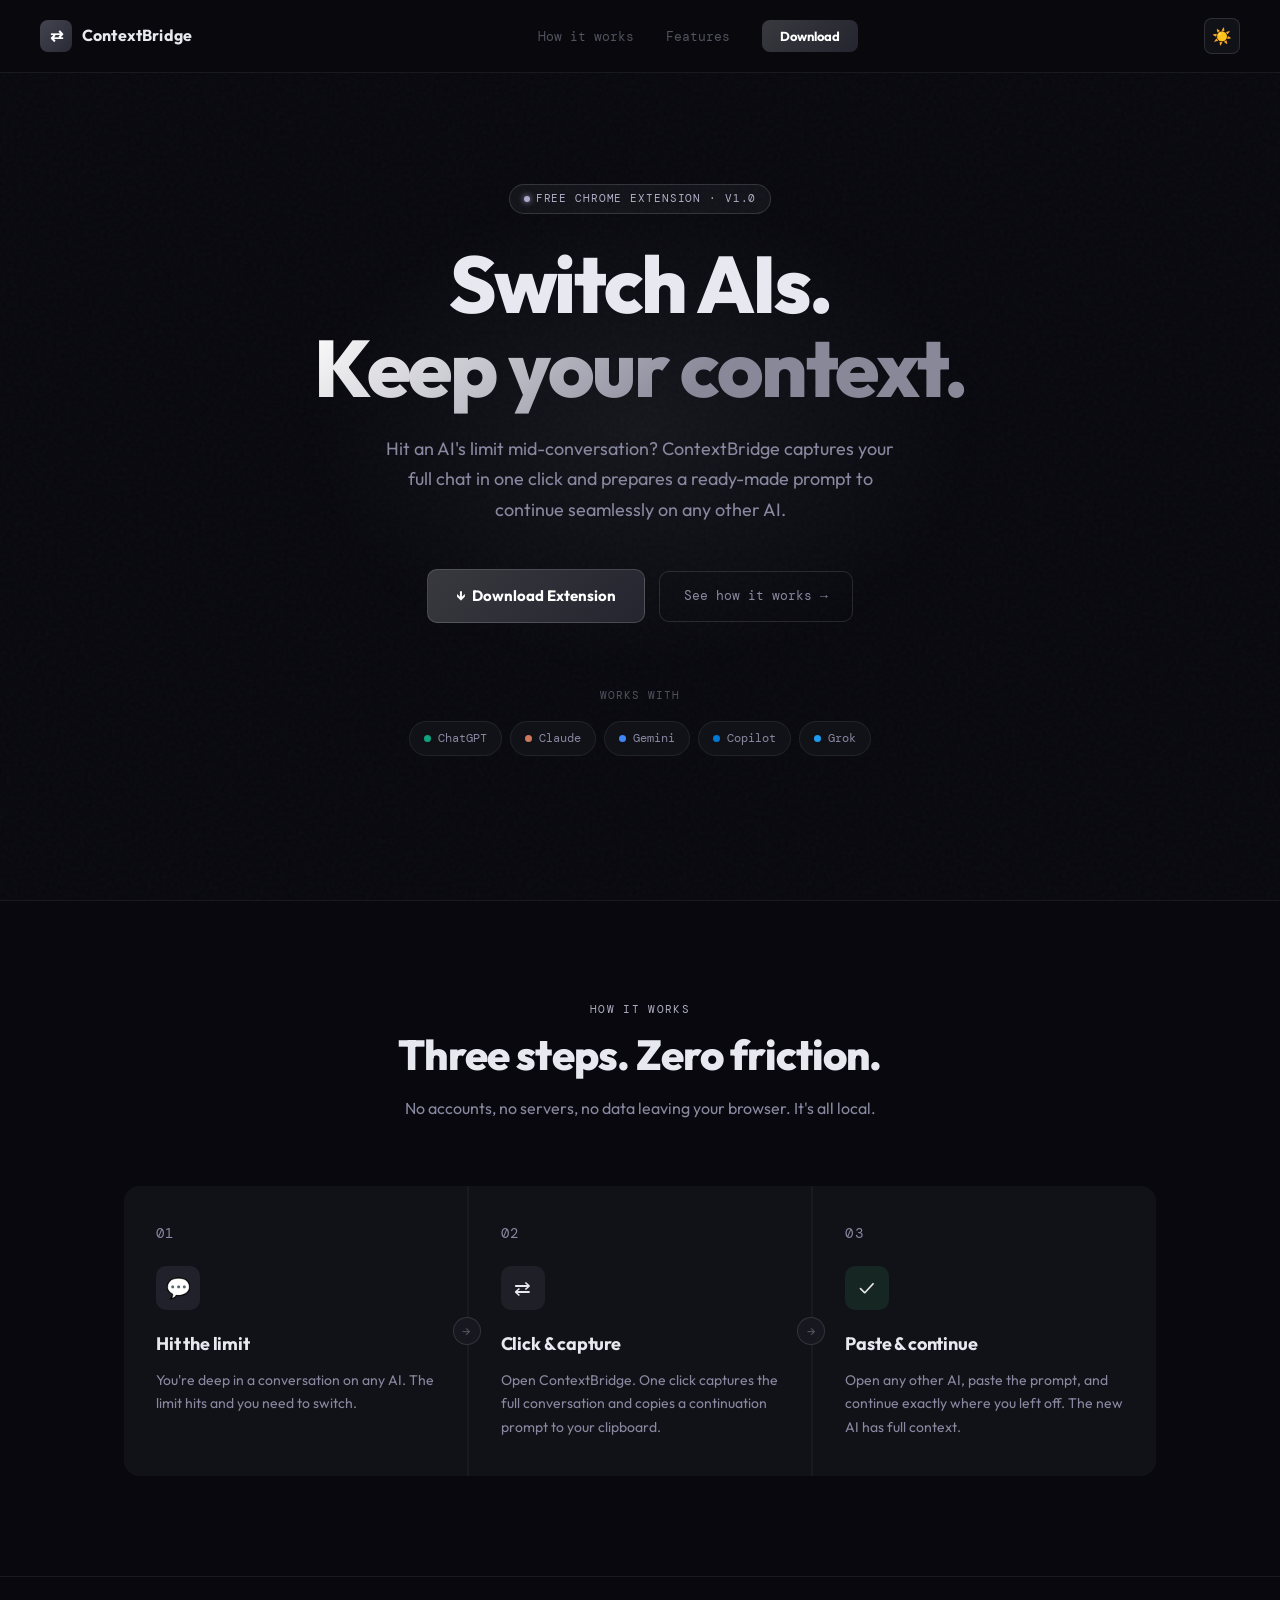
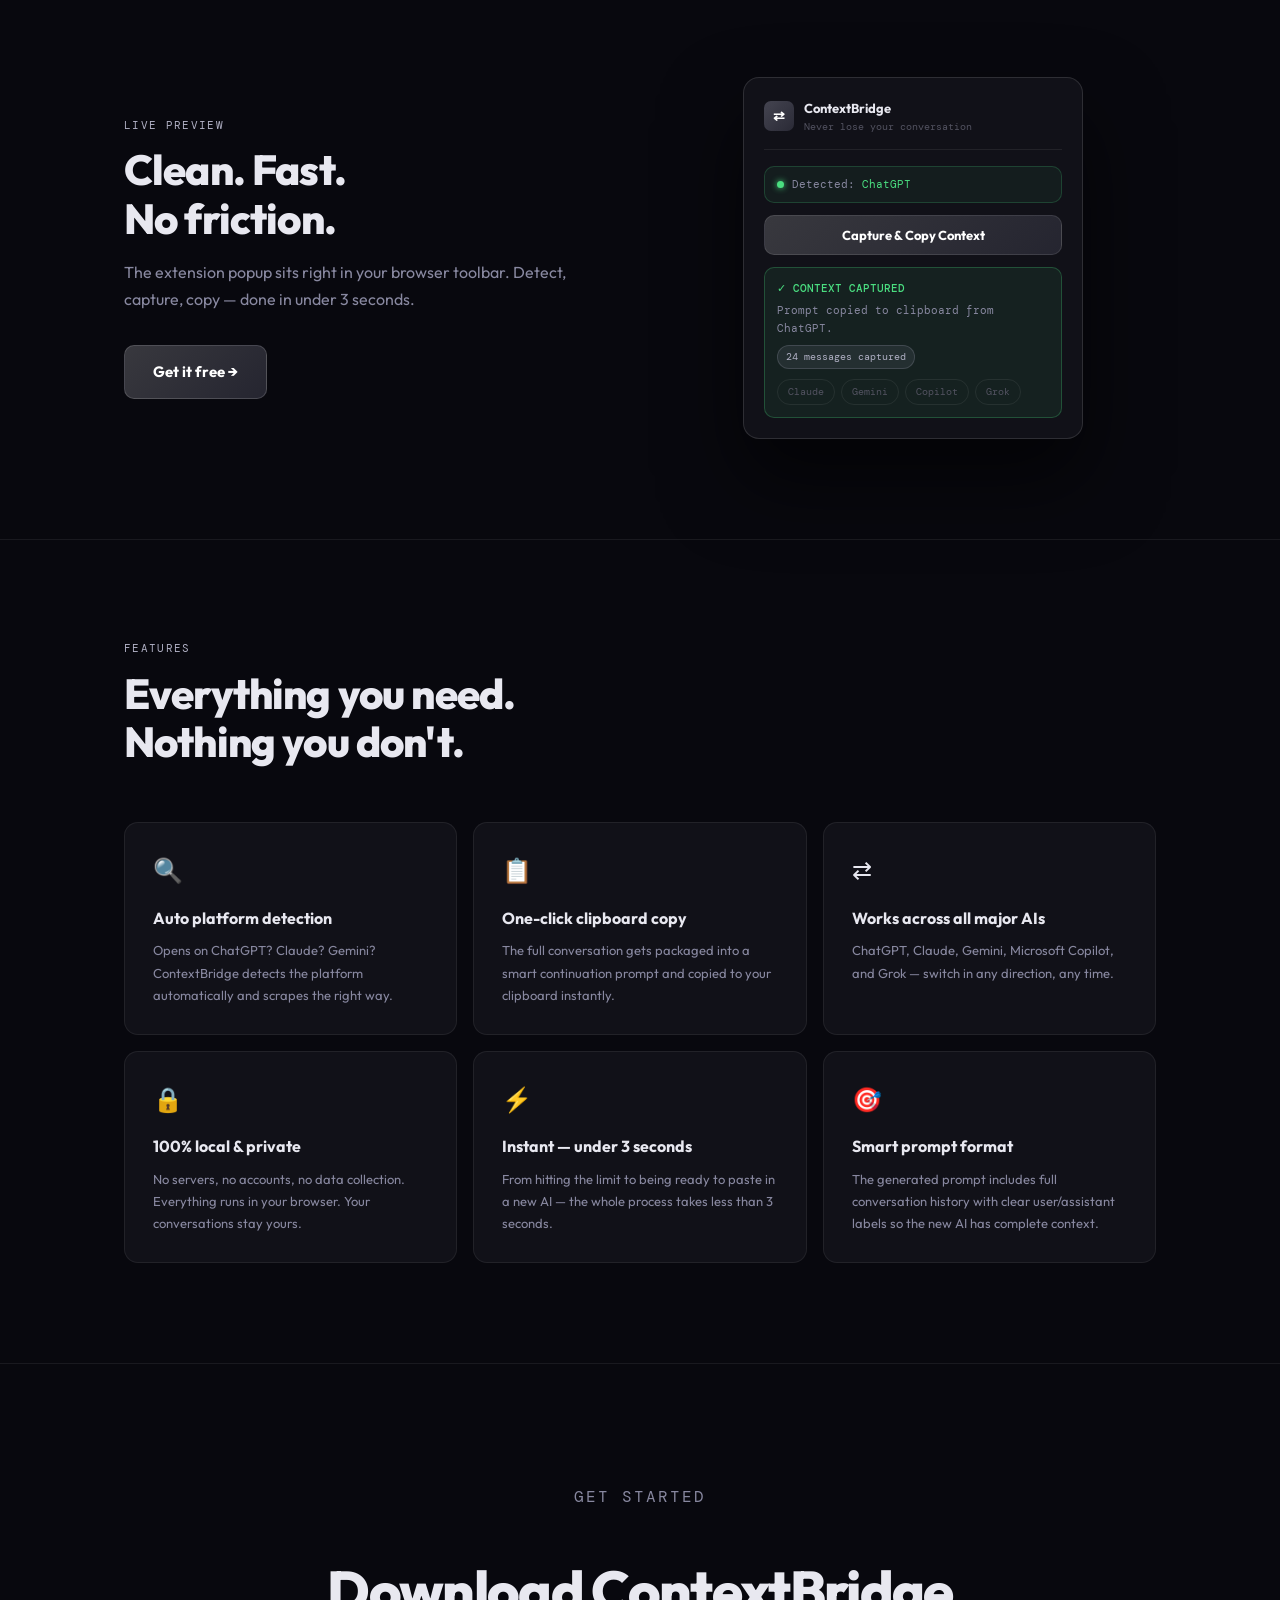
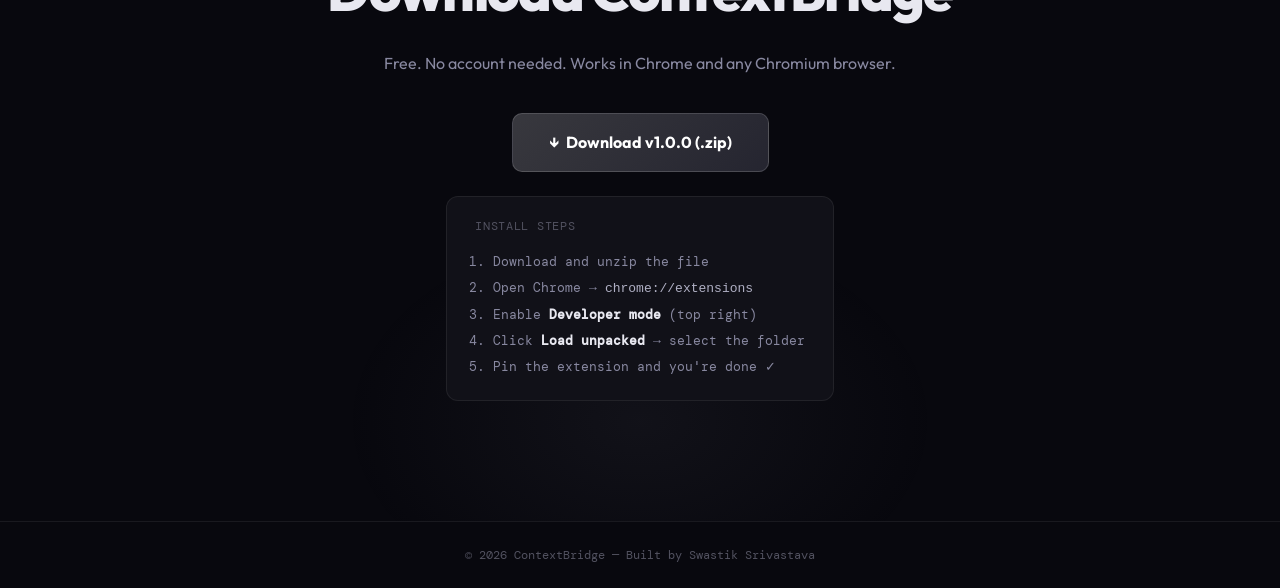
<file: content/LandingPage/index.html>
<!DOCTYPE html>
<html lang="en">
<head>
  <meta charset="UTF-8" />
  <meta name="viewport" content="width=device-width, initial-scale=1.0" />
  <title>ContextBridge — Never Lose Your AI Conversation</title>
  <meta name="description" content="Switch between ChatGPT, Claude, Gemini, Copilot and Grok without losing context. One click to capture, one paste to continue." />
  <link rel="preconnect" href="https://fonts.googleapis.com" />
  <link href="https://fonts.googleapis.com/css2?family=Outfit:wght@400;500;600;700;800&family=DM+Mono:wght@400;500&display=swap" rel="stylesheet" />
  <style>
    *, *::before, *::after { box-sizing: border-box; margin: 0; padding: 0; }

    :root {
      --bg: #08080e;
      --surface: #111118;
      --surface2: #17171f;
      --border: rgba(255,255,255,0.07);
      --border2: rgba(255,255,255,0.12);
      --accent: #c8c8d4;
      --accent2: #888899;
      --text: #e8e8f0;
      --muted: #525260;
      --muted2: #8888a0;
    }

    :root.light {
      --bg: #f4f4f6;
      --surface: #ffffff;
      --surface2: #ebebef;
      --border: rgba(0,0,0,0.08);
      --border2: rgba(0,0,0,0.14);
      --accent: #444458;
      --accent2: #666678;
      --text: #111118;
      --muted: #888898;
      --muted2: #555568;
    }

    html { scroll-behavior: smooth; }

    body {
      background: var(--bg);
      color: var(--text);
      font-family: 'Outfit', sans-serif;
      line-height: 1.6;
      overflow-x: hidden;
    }

    body::before {
      content: '';
      position: fixed;
      inset: 0;
      background-image: url("data:image/svg+xml,%3Csvg viewBox='0 0 256 256' xmlns='http://www.w3.org/2000/svg'%3E%3Cfilter id='noise'%3E%3CfeTurbulence type='fractalNoise' baseFrequency='0.9' numOctaves='4' stitchTiles='stitch'/%3E%3C/filter%3E%3Crect width='100%25' height='100%25' filter='url(%23noise)' opacity='0.03'/%3E%3C/svg%3E");
      pointer-events: none;
      z-index: 0;
    }

    nav {
      position: fixed;
      top: 0; left: 0; right: 0;
      z-index: 100;
      padding: 18px 40px;
      display: flex;
      align-items: center;
      justify-content: space-between;
      border-bottom: 1px solid var(--border);
      background: rgba(10,10,14,0.92);
      backdrop-filter: blur(16px);
    }

    .nav-logo {
      display: flex;
      align-items: center;
      gap: 10px;
      text-decoration: none;
    }

    .nav-logo-icon {
      width: 32px; height: 32px;
      background: linear-gradient(135deg, #444450, #2a2a36);
      border-radius: 8px;
      display: flex; align-items: center; justify-content: center;
      font-size: 16px;
      color: #fff;
      font-weight: 800;
    }

    .nav-logo span {
      font-size: 16px;
      font-weight: 700;
      color: var(--text);
      letter-spacing: 0.01em;
    }

    .nav-links {
      display: flex;
      align-items: center;
      gap: 32px;
      list-style: none;
    }

    .nav-links a {
      font-size: 13px;
      color: var(--muted);
      text-decoration: none;
      font-family: 'DM Mono', monospace;
      transition: color 0.2s;
    }

    .nav-links a:hover { color: var(--text); }

    .nav-cta {
      padding: 8px 18px;
      background: linear-gradient(135deg, #38383e, #252530);
      border-radius: 8px;
      color: #fff !important;
      font-family: 'Outfit', sans-serif !important;
      font-weight: 700 !important;
      font-size: 13px !important;
      transition: opacity 0.2s !important;
    }

    .nav-cta:hover { opacity: 0.88; color: #fff !important; }

    .hero {
      position: relative;
      min-height: 100vh;
      display: flex;
      flex-direction: column;
      align-items: center;
      justify-content: center;
      text-align: center;
      padding: 120px 24px 80px;
      overflow: hidden;
    }

    .hero::after {
      content: '';
      position: absolute;
      top: 20%; left: 50%;
      transform: translateX(-50%);
      width: 700px; height: 500px;
      background: radial-gradient(ellipse, rgba(180,180,200,0.08) 0%, transparent 70%);
      pointer-events: none;
      z-index: 0;
    }

    .hero > * { position: relative; z-index: 1; }

    .hero-badge {
      display: inline-flex;
      align-items: center;
      gap: 6px;
      padding: 5px 14px;
      border: 1px solid rgba(180,180,200,0.2);
      border-radius: 20px;
      background: rgba(180,180,200,0.06);
      font-size: 11px;
      font-family: 'DM Mono', monospace;
      color: #b0b0c8;
      letter-spacing: 0.08em;
      text-transform: uppercase;
      margin-bottom: 28px;
    }

    .hero-badge-dot {
      width: 6px; height: 6px;
      border-radius: 50%;
      background: #aaaacc;
      box-shadow: 0 0 6px #aaaacc;
    }

    h1 {
      font-size: clamp(42px, 7vw, 80px);
      font-weight: 800;
      line-height: 1.05;
      letter-spacing: -0.03em;
      margin-bottom: 24px;
      max-width: 800px;
    }

    h1 .gradient {
      background: linear-gradient(135deg, #ffffff 0%, #888899 60%);
      -webkit-background-clip: text;
      -webkit-text-fill-color: transparent;
      background-clip: text;
    }

    .hero-sub {
      font-size: 18px;
      color: var(--muted2);
      max-width: 520px;
      margin-bottom: 44px;
      font-weight: 400;
      line-height: 1.7;
    }

    .hero-actions {
      display: flex;
      align-items: center;
      gap: 14px;
      flex-wrap: wrap;
      justify-content: center;
    }

    .btn-primary {
      display: inline-flex;
      align-items: center;
      gap: 8px;
      padding: 14px 28px;
      background: linear-gradient(135deg, #38383e 0%, #252530 100%);
      border: 1px solid rgba(255,255,255,0.15);
      border-radius: 10px;
      color: #fff;
      font-family: 'Outfit', sans-serif;
      font-size: 15px;
      font-weight: 700;
      text-decoration: none;
      transition: transform 0.2s, opacity 0.2s;
      cursor: pointer;
    }

    .btn-primary:hover { transform: translateY(-2px); opacity: 0.92; }
    .btn-primary:active { transform: translateY(0); }

    .btn-secondary {
      display: inline-flex;
      align-items: center;
      gap: 8px;
      padding: 14px 24px;
      background: transparent;
      border: 1px solid var(--border2);
      border-radius: 10px;
      color: var(--muted2);
      font-family: 'DM Mono', monospace;
      font-size: 13px;
      text-decoration: none;
      transition: border-color 0.2s, color 0.2s;
    }

    .btn-secondary:hover { border-color: #b0b0c4; color: #b0b0c4; }

    .ai-strip {
      margin-top: 64px;
      display: flex;
      flex-direction: column;
      align-items: center;
      gap: 16px;
    }

    .ai-strip p {
      font-size: 11px;
      font-family: 'DM Mono', monospace;
      color: var(--muted);
      letter-spacing: 0.1em;
      text-transform: uppercase;
    }

    .ai-logos {
      display: flex;
      align-items: center;
      gap: 8px;
      flex-wrap: wrap;
      justify-content: center;
    }

    .ai-chip {
      display: flex;
      align-items: center;
      gap: 7px;
      padding: 7px 14px;
      background: var(--surface);
      border: 1px solid var(--border);
      border-radius: 20px;
      font-size: 12px;
      font-family: 'DM Mono', monospace;
      color: var(--muted2);
    }

    .ai-chip-dot { width: 7px; height: 7px; border-radius: 50%; }

    section { position: relative; z-index: 1; }

    .container { max-width: 1080px; margin: 0 auto; padding: 0 24px; }

    .section-label {
      font-size: 11px;
      font-family: 'DM Mono', monospace;
      letter-spacing: 0.12em;
      text-transform: uppercase;
      color: #b0b0c4;
      margin-bottom: 12px;
    }

    .section-title {
      font-size: clamp(28px, 4vw, 42px);
      font-weight: 800;
      letter-spacing: -0.02em;
      line-height: 1.15;
      margin-bottom: 16px;
    }

    .section-sub {
      font-size: 16px;
      color: var(--muted2);
      max-width: 480px;
      line-height: 1.7;
    }

    .how { padding: 100px 0; border-top: 1px solid var(--border); }

    .how-header { text-align: center; margin-bottom: 64px; }
    .how-header .section-sub { margin: 0 auto; }

    .steps {
      display: grid;
      grid-template-columns: repeat(3, 1fr);
      gap: 2px;
      background: var(--border);
      border-radius: 16px;
      overflow: hidden;
    }

    .step { background: var(--surface); padding: 36px 32px; position: relative; }

    .step-num {
      font-size: 11px;
      font-family: 'DM Mono', monospace;
      color: var(--muted);
      letter-spacing: 0.1em;
      margin-bottom: 20px;
    }

    .step-icon {
      width: 44px; height: 44px;
      border-radius: 10px;
      display: flex; align-items: center; justify-content: center;
      font-size: 20px;
      margin-bottom: 20px;
    }

    .step-icon.s1 { background: rgba(180,180,200,0.1); }
    .step-icon.s2 { background: rgba(160,160,180,0.1); }
    .step-icon.s3 { background: rgba(74,222,128,0.1); }

    .step h3 { font-size: 18px; font-weight: 700; margin-bottom: 10px; letter-spacing: -0.01em; }
    .step p { font-size: 14px; color: var(--muted2); line-height: 1.7; }

    .step-arrow {
      position: absolute;
      right: -14px; top: 50%;
      transform: translateY(-50%);
      width: 28px; height: 28px;
      background: var(--surface2);
      border: 1px solid var(--border2);
      border-radius: 50%;
      display: flex; align-items: center; justify-content: center;
      font-size: 13px;
      color: var(--muted);
      z-index: 2;
    }

    .features { padding: 100px 0; border-top: 1px solid var(--border); }

    .features-grid {
      display: grid;
      grid-template-columns: repeat(auto-fit, minmax(280px, 1fr));
      gap: 16px;
      margin-top: 56px;
    }

    .feature-card {
      background: var(--surface);
      border: 1px solid var(--border);
      border-radius: 14px;
      padding: 28px;
      transition: border-color 0.25s;
    }

    .feature-card:hover { border-color: var(--border2); }
    .feature-icon { font-size: 24px; margin-bottom: 16px; }
    .feature-card h3 { font-size: 16px; font-weight: 700; margin-bottom: 8px; }
    .feature-card p { font-size: 13px; color: var(--muted2); line-height: 1.7; }

    .demo { padding: 100px 0; border-top: 1px solid var(--border); }

    .demo-inner {
      display: grid;
      grid-template-columns: 1fr 1fr;
      gap: 60px;
      align-items: center;
    }

    .demo-popup {
      background: var(--surface);
      border: 1px solid var(--border2);
      border-radius: 16px;
      padding: 20px;
      max-width: 340px;
      margin: 0 auto;
      box-shadow: 0 40px 80px rgba(0,0,0,0.6);
    }

    .popup-header {
      display: flex;
      align-items: center;
      gap: 10px;
      margin-bottom: 16px;
      padding-bottom: 14px;
      border-bottom: 1px solid var(--border);
    }

    .popup-logo {
      width: 30px; height: 30px;
      background: linear-gradient(135deg, #444450, #2a2a36);
      border-radius: 7px;
      display: flex; align-items: center; justify-content: center;
      font-size: 14px;
      font-weight: 800;
      color: #fff;
    }

    .popup-title { font-size: 13px; font-weight: 700; }
    .popup-sub { font-size: 10px; color: var(--muted); font-family: 'DM Mono', monospace; }

    .popup-badge {
      display: flex;
      align-items: center;
      gap: 8px;
      padding: 9px 12px;
      background: rgba(74,222,128,0.06);
      border: 1px solid rgba(74,222,128,0.2);
      border-radius: 10px;
      margin-bottom: 12px;
    }

    .popup-badge-dot {
      width: 7px; height: 7px;
      border-radius: 50%;
      background: #4ade80;
      box-shadow: 0 0 6px #4ade80;
      flex-shrink: 0;
    }

    .popup-badge-text { font-size: 11px; font-family: 'DM Mono', monospace; color: var(--muted2); }
    .popup-badge-text span { color: #4ade80; }

    .popup-btn {
      width: 100%;
      padding: 11px;
      background: linear-gradient(135deg, #38383e, #252530);
      border: 1px solid rgba(255,255,255,0.1);
      border-radius: 10px;
      color: #fff;
      font-family: 'Outfit', sans-serif;
      font-size: 13px;
      font-weight: 700;
      margin-bottom: 12px;
      cursor: pointer;
    }

    .popup-success {
      background: rgba(74,222,128,0.08);
      border: 1px solid rgba(74,222,128,0.25);
      border-radius: 10px;
      padding: 12px;
      font-size: 11px;
      font-family: 'DM Mono', monospace;
      color: var(--muted2);
    }

    .popup-success .s-title { color: #4ade80; font-weight: 500; margin-bottom: 4px; font-size: 11px; }
    .popup-success .s-body { line-height: 1.6; }

    .popup-count {
      display: inline-flex;
      align-items: center;
      gap: 4px;
      padding: 3px 8px;
      background: rgba(180,180,200,0.1);
      border: 1px solid rgba(180,180,200,0.2);
      border-radius: 20px;
      font-size: 10px;
      color: #b0b0c4;
      margin-top: 8px;
    }

    .ai-links-row { display: flex; flex-wrap: wrap; gap: 6px; margin-top: 10px; }

    .ai-link-chip {
      padding: 4px 10px;
      border: 1px solid var(--border);
      border-radius: 20px;
      font-size: 10px;
      font-family: 'DM Mono', monospace;
      color: var(--muted);
    }

    .cta-section {
      padding: 120px 0;
      border-top: 1px solid var(--border);
      text-align: center;
      position: relative;
      overflow: hidden;
    }

    .cta-section::before {
      content: '';
      position: absolute;
      bottom: -100px; left: 50%;
      transform: translateX(-50%);
      width: 600px; height: 400px;
      background: radial-gradient(ellipse, rgba(180,180,200,0.06) 0%, transparent 70%);
      pointer-events: none;
    }

    .cta-section > * { position: relative; z-index: 1; }

    .cta-section h2 {
      font-size: clamp(32px, 5vw, 56px);
      font-weight: 800;
      letter-spacing: -0.03em;
      margin-bottom: 16px;
    }

    .cta-section p { font-size: 16px; color: var(--muted2); margin-bottom: 36px; }

    footer {
      border-top: 1px solid var(--border);
      padding: 24px 40px;
      display: flex;
      align-items: center;
      justify-content: center;
      font-size: 12px;
      font-family: 'DM Mono', monospace;
      color: var(--muted);
    }

    /* ── Theme Toggle ── */
    .theme-toggle {
      width: 36px; height: 36px;
      border-radius: 8px;
      border: 1px solid var(--border2);
      background: var(--surface);
      cursor: pointer;
      display: flex; align-items: center; justify-content: center;
      font-size: 16px;
      transition: border-color 0.2s, background 0.2s, transform 0.15s;
      flex-shrink: 0;
    }

    .theme-toggle:hover {
      border-color: var(--accent);
      transform: rotate(15deg);
    }

    /* Light mode overrides */
    :root.light nav {
      background: rgba(244,244,246,0.92);
    }

    :root.light .hero::after {
      background: radial-gradient(ellipse, rgba(100,100,130,0.06) 0%, transparent 70%);
    }

    :root.light h1 .gradient {
      background: linear-gradient(135deg, #111118 0%, #666678 60%);
      -webkit-background-clip: text;
      -webkit-text-fill-color: transparent;
      background-clip: text;
    }

    :root.light .hero-badge-dot {
      background: #666688;
      box-shadow: 0 0 6px #666688;
    }

    :root.light .nav-logo-icon,
    :root.light .popup-logo,
    :root.light .popup-btn,
    :root.light .nav-cta {
      background: linear-gradient(135deg, #2a2a36, #111118);
    }

    :root.light .btn-primary {
      background: linear-gradient(135deg, #2a2a36 0%, #111118 100%);
    }

    :root.light body::before { opacity: 0.015; }

    @media (max-width: 768px) {
      nav { padding: 16px 20px; }
      .nav-links { display: none; }
      .steps { grid-template-columns: 1fr; }
      .step-arrow { display: none; }
      .demo-inner { grid-template-columns: 1fr; }
    }
  </style>
</head>
<body>

<nav>
  <a class="nav-logo" href="#">
    <div class="nav-logo-icon">⇄</div>
    <span>ContextBridge</span>
  </a>
  <ul class="nav-links">
    <li><a href="#how">How it works</a></li>
    <li><a href="#features">Features</a></li>
    <li><a href="#download" class="nav-cta">Download</a></li>
  </ul>
  <button class="theme-toggle" id="themeToggle" title="Toggle theme">
    <span class="theme-icon">☀️</span>
  </button>
</nav>

<section class="hero">
  <div class="hero-badge">
    <span class="hero-badge-dot"></span>
    Free Chrome Extension · v1.0
  </div>
  <h1>
    Switch AIs.<br />
    <span class="gradient">Keep your context.</span>
  </h1>
  <p class="hero-sub">
    Hit an AI's limit mid-conversation? ContextBridge captures your full chat in one click and prepares a ready-made prompt to continue seamlessly on any other AI.
  </p>
  <div class="hero-actions">
    <a href="#download" class="btn-primary">↓ &nbsp;Download Extension</a>
    <a href="#how" class="btn-secondary">See how it works →</a>
  </div>
  <div class="ai-strip">
    <p>Works with</p>
    <div class="ai-logos">
      <div class="ai-chip"><span class="ai-chip-dot" style="background:#10a37f"></span>ChatGPT</div>
      <div class="ai-chip"><span class="ai-chip-dot" style="background:#cc785c"></span>Claude</div>
      <div class="ai-chip"><span class="ai-chip-dot" style="background:#4285f4"></span>Gemini</div>
      <div class="ai-chip"><span class="ai-chip-dot" style="background:#0078d4"></span>Copilot</div>
      <div class="ai-chip"><span class="ai-chip-dot" style="background:#1d9bf0"></span>Grok</div>
    </div>
  </div>
</section>

<section class="how" id="how">
  <div class="container">
    <div class="how-header">
      <p class="section-label">How it works</p>
      <h2 class="section-title">Three steps. Zero friction.</h2>
      <p class="section-sub">No accounts, no servers, no data leaving your browser. It's all local.</p>
    </div>
    <div class="steps">
      <div class="step">
        <p class="step-num">01</p>
        <div class="step-icon s1">💬</div>
        <h3>Hit the limit</h3>
        <p>You're deep in a conversation on any AI. The limit hits and you need to switch.</p>
        <div class="step-arrow">→</div>
      </div>
      <div class="step">
        <p class="step-num">02</p>
        <div class="step-icon s2">⇄</div>
        <h3>Click & capture</h3>
        <p>Open ContextBridge. One click captures the full conversation and copies a continuation prompt to your clipboard.</p>
        <div class="step-arrow">→</div>
      </div>
      <div class="step">
        <p class="step-num">03</p>
        <div class="step-icon s3">✓</div>
        <h3>Paste & continue</h3>
        <p>Open any other AI, paste the prompt, and continue exactly where you left off. The new AI has full context.</p>
      </div>
    </div>
  </div>
</section>

<section class="demo" id="demo">
  <div class="container">
    <div class="demo-inner">
      <div>
        <p class="section-label">Live preview</p>
        <h2 class="section-title">Clean. Fast.<br/>No friction.</h2>
        <p class="section-sub" style="margin-bottom: 32px;">The extension popup sits right in your browser toolbar. Detect, capture, copy — done in under 3 seconds.</p>
        <a href="#download" class="btn-primary" style="width: fit-content;">Get it free →</a>
      </div>
      <div class="demo-popup">
        <div class="popup-header">
          <div class="popup-logo">⇄</div>
          <div>
            <div class="popup-title">ContextBridge</div>
            <div class="popup-sub">Never lose your conversation</div>
          </div>
        </div>
        <div class="popup-badge">
          <div class="popup-badge-dot"></div>
          <div class="popup-badge-text">Detected: <span>ChatGPT</span></div>
        </div>
        <button class="popup-btn">Capture &amp; Copy Context</button>
        <div class="popup-success">
          <div class="s-title">✓ CONTEXT CAPTURED</div>
          <div class="s-body">Prompt copied to clipboard from ChatGPT.</div>
          <div class="popup-count">24 messages captured</div>
          <div class="ai-links-row">
            <span class="ai-link-chip">Claude</span>
            <span class="ai-link-chip">Gemini</span>
            <span class="ai-link-chip">Copilot</span>
            <span class="ai-link-chip">Grok</span>
          </div>
        </div>
      </div>
    </div>
  </div>
</section>

<section class="features" id="features">
  <div class="container">
    <p class="section-label">Features</p>
    <h2 class="section-title">Everything you need.<br/>Nothing you don't.</h2>
    <div class="features-grid">
      <div class="feature-card">
        <div class="feature-icon">🔍</div>
        <h3>Auto platform detection</h3>
        <p>Opens on ChatGPT? Claude? Gemini? ContextBridge detects the platform automatically and scrapes the right way.</p>
      </div>
      <div class="feature-card">
        <div class="feature-icon">📋</div>
        <h3>One-click clipboard copy</h3>
        <p>The full conversation gets packaged into a smart continuation prompt and copied to your clipboard instantly.</p>
      </div>
      <div class="feature-card">
        <div class="feature-icon">⇄</div>
        <h3>Works across all major AIs</h3>
        <p>ChatGPT, Claude, Gemini, Microsoft Copilot, and Grok — switch in any direction, any time.</p>
      </div>
      <div class="feature-card">
        <div class="feature-icon">🔒</div>
        <h3>100% local & private</h3>
        <p>No servers, no accounts, no data collection. Everything runs in your browser. Your conversations stay yours.</p>
      </div>
      <div class="feature-card">
        <div class="feature-icon">⚡</div>
        <h3>Instant — under 3 seconds</h3>
        <p>From hitting the limit to being ready to paste in a new AI — the whole process takes less than 3 seconds.</p>
      </div>
      <div class="feature-card">
        <div class="feature-icon">🎯</div>
        <h3>Smart prompt format</h3>
        <p>The generated prompt includes full conversation history with clear user/assistant labels so the new AI has complete context.</p>
      </div>
    </div>
  </div>
</section>

<section class="cta-section" id="download">
  <div class="container">
    <p class="section-label">Get started</p>
    <h2>Download ContextBridge</h2>
    <p>Free. No account needed. Works in Chrome and any Chromium browser.</p>
    <div style="display: flex; flex-direction: column; align-items: center; gap: 16px;">
      <a href="https://github.com/SwastikSrivastava19/ContextBridge/archive/refs/tags/v1.0.0.zip" download class="btn-primary" style="font-size: 16px; padding: 16px 36px;">
        ↓ &nbsp;Download v1.0.0 (.zip)
      </a>
      <div style="background: var(--surface); border: 1px solid var(--border); border-radius: 12px; padding: 20px 28px; max-width: 480px; text-align: left; margin-top: 8px;">
        <p style="font-size: 12px; font-family: 'DM Mono', monospace; color: var(--muted); margin-bottom: 12px; letter-spacing: 0.06em; text-transform: uppercase;">Install steps</p>
        <ol style="font-size: 13px; color: var(--muted2); line-height: 2; padding-left: 18px; font-family: 'DM Mono', monospace;">
          <li>Download and unzip the file</li>
          <li>Open Chrome → <code style="color: #b0b0c4;">chrome://extensions</code></li>
          <li>Enable <strong style="color: var(--text);">Developer mode</strong> (top right)</li>
          <li>Click <strong style="color: var(--text);">Load unpacked</strong> → select the folder</li>
          <li>Pin the extension and you're done ✓</li>
        </ol>
      </div>
    </div>
  </div>
</section>

<footer>
  <span>© 2026 ContextBridge — Built by Swastik Srivastava</span>
</footer>

<script>
  const toggle = document.getElementById('themeToggle');
  const icon = toggle.querySelector('.theme-icon');
  const root = document.documentElement;

  // Load saved preference
  if (localStorage.getItem('theme') === 'light') {
    root.classList.add('light');
    icon.textContent = '🌙';
  }

  toggle.addEventListener('click', () => {
    const isLight = root.classList.toggle('light');
    icon.textContent = isLight ? '🌙' : '☀️';
    localStorage.setItem('theme', isLight ? 'light' : 'dark');
  });
</script>
</body>
</html>
</file>
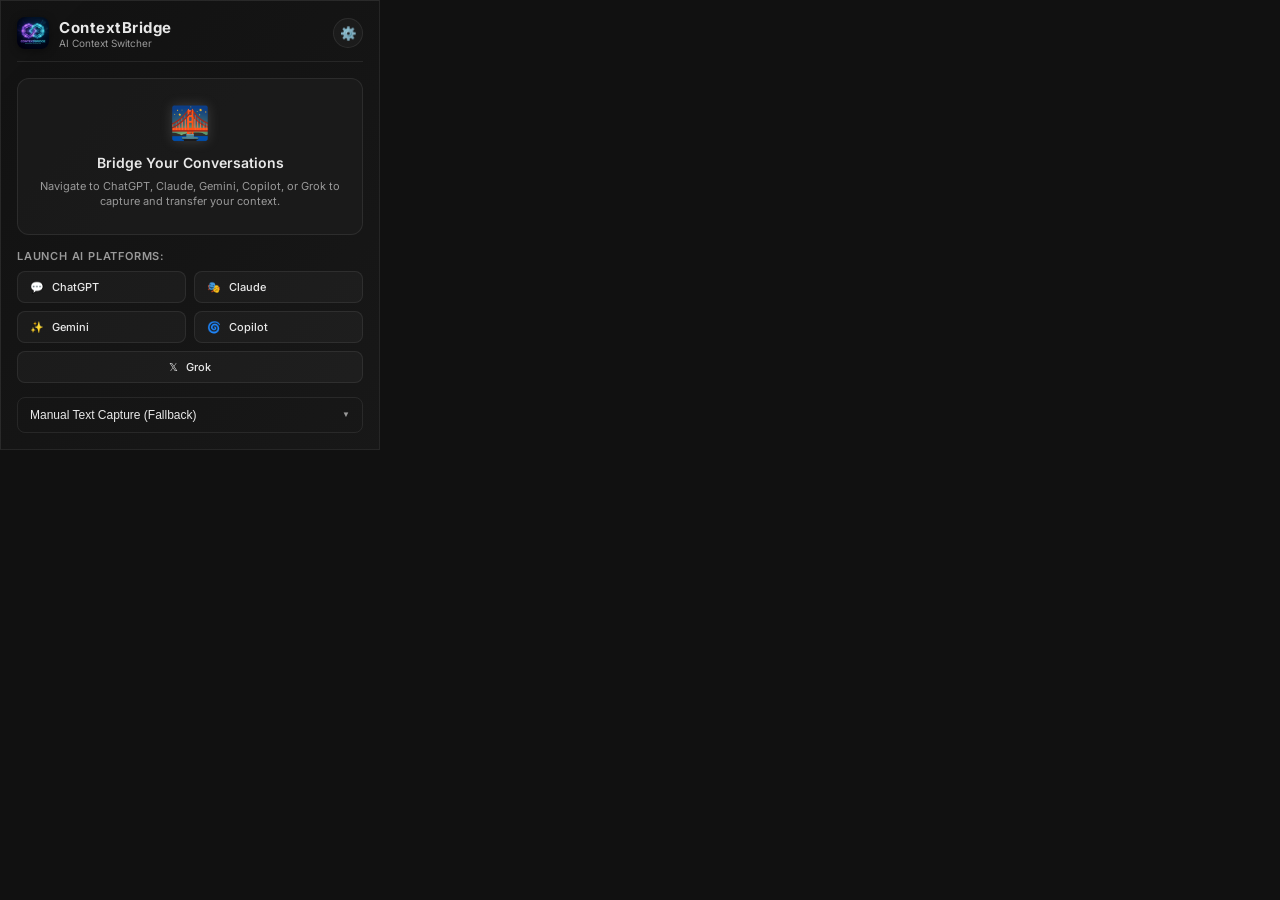
<file: popup/popup.html>
<!DOCTYPE html>
<html lang="en">
<head>
  <meta charset="UTF-8">
  <meta name="viewport" content="width=device-width, initial-scale=1.0">
  <title>ContextBridge</title>
  <link href="https://fonts.googleapis.com/css2?family=Inter:wght@300;400;500;600;700&display=swap" rel="stylesheet">
  <link rel="stylesheet" href="popup.css">
</head>
<body>
  <div class="glass-container">
    <!-- Header -->
    <header class="app-header">
      <div class="logo-area">
        <img src="icons/icon128.png" alt="Logo" class="logo-img">
        <div class="brand">
          <h1>ContextBridge</h1>
          <p>AI Context Switcher</p>
        </div>
      </div>
      <button id="settings-toggle-btn" class="icon-btn" title="Settings">⚙️</button>
    </header>

    <!-- Main Content Area -->
    <main class="main-content">
      
      <!-- DETECTED STATE -->
      <section id="detected-panel" class="panel hidden">
        <div class="status-badge" id="platform-badge">
          <span class="pulse-dot"></span>
          <span id="detected-platform-text">Detected ChatGPT</span>
        </div>
        
        <div class="chat-details-card">
          <h2 id="chat-title">Conversation Title</h2>
          <div class="meta-row">
            <span id="message-count-badge">0 turns</span>
            <span id="char-count-badge">0 chars</span>
          </div>
        </div>

        <!-- Context Mode Selection -->
        <div class="mode-container">
          <span class="mode-title">Context Mode</span>
          <div class="segment-control">
            <button class="segment-btn active" data-mode="full">Full</button>
            <button class="segment-btn" data-mode="compact">Compact</button>
            <button class="segment-btn" data-mode="ai">AI Summary</button>
          </div>
        </div>

        <!-- Local AI Status Card -->
        <div id="ai-status-box" class="ai-status-box hidden">
          <span class="ai-icon">✨</span>
          <span id="ai-status-text">Detecting Chrome Local AI...</span>
        </div>

        <button id="copy-prompt-btn" class="primary-btn pulse-glow">
          <span class="btn-icon">📋</span>
          <span class="btn-text">Copy Continuation Prompt</span>
        </button>

        <!-- Premium Features Row -->
        <div style="display: grid; grid-template-columns: 1fr 1fr; gap: 8px; margin-top: 8px;">
          <button id="export-state-btn" class="secondary-btn" title="Export conversation as structured state file">
            <span>💾</span> Export State File
          </button>
          <button id="one-click-resume-btn" class="primary-btn" title="One-click auto-inject to default platform">
            <span>🚀</span> One-Click Resume
          </button>
        </div>

        <!-- Message Selection Accordion -->
        <div class="accordion">
          <button class="accordion-trigger" id="outline-trigger">
            <span>Select Chat History</span>
            <span class="arrow">▼</span>
          </button>
          
          <div class="accordion-content" id="outline-content">
            <div class="filter-bar">
              <input type="text" id="turn-search" placeholder="Search turns...">
              <div class="select-all-wrapper">
                <input type="checkbox" id="select-all-turns" checked>
                <label for="select-all-turns" id="select-all-label">Select All</label>
              </div>
            </div>
            <div class="turns-list" id="turns-container">
              <!-- Turns will be populated dynamically -->
            </div>
          </div>
        </div>

        <!-- Target switching platforms -->
        <div class="target-section">
          <h3>Switch & Continue In:</h3>
          <div class="target-grid">
            <button class="target-btn chatgpt" data-url="https://chatgpt.com">
              <span class="target-logo">💬</span> ChatGPT
            </button>
            <button class="target-btn claude" data-url="https://claude.ai">
              <span class="target-logo">🎭</span> Claude
            </button>
            <button class="target-btn gemini" data-url="https://gemini.google.com">
              <span class="target-logo">✨</span> Gemini
            </button>
            <button class="target-btn copilot" data-url="https://copilot.microsoft.com">
              <span class="target-logo">🌀</span> Copilot
            </button>
            <button class="target-btn grok" data-url="https://grok.com">
              <span class="target-logo">𝕏</span> Grok
            </button>
          </div>
        </div>
      </section>

      <!-- NOT DETECTED STATE -->
      <section id="empty-panel" class="panel">
        <div class="empty-state-card">
          <div class="empty-icon">🌉</div>
          <h2>Bridge Your Conversations</h2>
          <p>Navigate to ChatGPT, Claude, Gemini, Copilot, or Grok to capture and transfer your context.</p>
        </div>

        <div class="launch-section">
          <h3>Launch AI Platforms:</h3>
          <div class="launch-grid">
            <a href="https://chatgpt.com" target="_blank" class="launch-btn chatgpt">
              <span class="btn-icon">💬</span> ChatGPT
            </a>
            <a href="https://claude.ai" target="_blank" class="launch-btn claude">
              <span class="btn-icon">🎭</span> Claude
            </a>
            <a href="https://gemini.google.com" target="_blank" class="launch-btn gemini">
              <span class="btn-icon">✨</span> Gemini
            </a>
            <a href="https://copilot.microsoft.com" target="_blank" class="launch-btn copilot">
              <span class="btn-icon">🌀</span> Copilot
            </a>
            <a href="https://grok.com" target="_blank" class="launch-btn grok">
              <span class="btn-icon">𝕏</span> Grok
            </a>
          </div>
        </div>

        <div class="manual-accordion">
          <button class="accordion-trigger" id="manual-trigger">
            <span>Manual Text Capture (Fallback)</span>
            <span class="arrow">▼</span>
          </button>
          <div class="accordion-content hidden" id="manual-content">
            <textarea id="manual-input" placeholder="Paste dialogue or text context here to wrap it in a continuation prompt..."></textarea>
            <button id="copy-manual-btn" class="primary-btn">
              <span>📋</span> Copy Wrapped Text
            </button>
          </div>
        </div>
      </section>

      <!-- SETTINGS PANEL (Slide-over drawer) -->
      <section id="settings-panel" class="settings-drawer hidden">
        <div class="drawer-header">
          <h2>Settings</h2>
          <button id="settings-close-btn" class="icon-btn">✕</button>
        </div>
        <div class="drawer-body">
          <div class="setting-group">
            <label for="preamble-input">Continuation Prompt Preamble</label>
            <p class="setting-desc">Instructions telling the receiving AI how to absorb the transcript and resume.</p>
            <textarea id="preamble-input"></textarea>
          </div>
          
          <div class="setting-group">
            <label for="default-target">Default Target AI</label>
            <p class="setting-desc">Platform opened automatically when clicking copy.</p>
            <select id="default-target">
              <option value="none">None (Choose on copy)</option>
              <option value="chatgpt">ChatGPT</option>
              <option value="claude">Claude</option>
              <option value="gemini">Gemini</option>
              <option value="copilot">Copilot</option>
              <option value="grok">Grok</option>
            </select>
          </div>

          <!-- Premium Feature Toggles -->
          <div class="setting-group">
            <label style="display: flex; align-items: center; gap: 8px; cursor: pointer;">
              <input type="checkbox" id="auto-send-toggle" />
              <span>🚀 One-Click Auto-Send</span>
            </label>
            <p class="setting-desc">Automatically send the prompt after injecting it to the target platform.</p>
          </div>

          <div class="setting-group">
            <label style="display: flex; align-items: center; gap: 8px; cursor: pointer;">
              <input type="checkbox" id="auto-compress-toggle" checked />
              <span>🗜️ Smart Auto-Compress</span>
            </label>
            <p class="setting-desc">Automatically use Compact or AI mode for conversations with 10+ turns.</p>
          </div>

          <div class="setting-group">
            <label for="compression-mode">Default Compression Mode</label>
            <p class="setting-desc">Mode to use for conversations with 10+ turns.</p>
            <select id="compression-mode">
              <option value="compact">Compact (preserves code & recent context)</option>
              <option value="ai">AI Summary (if Gemini Nano available)</option>
              <option value="full">Full (no compression)</option>
            </select>
          </div>

          <div class="drawer-actions">
            <button id="save-settings-btn" class="primary-btn">Save Settings</button>
            <button id="reset-settings-btn" class="secondary-btn">Reset Defaults</button>
          </div>
        </div>
      </section>
    </main>

    <!-- Toast Notification -->
    <div id="toast" class="toast hidden">Copied to clipboard!</div>
  </div>
  <script src="popup.js"></script>
</body>
</html>
</file>
<file: popup/popup.css>
/* ContextBridge Stylesheet — Neutral Dark Theme */

:root {
  --bg-dark: #111111;
  --bg-card: rgba(30, 30, 30, 0.6);
  --glass-bg: rgba(255, 255, 255, 0.03);
  --glass-border: rgba(255, 255, 255, 0.08);
  --glass-border-focus: rgba(180, 180, 180, 0.35);
  --glass-input: rgba(255, 255, 255, 0.04);

  --accent-primary: #c8c8c8;
  --accent-secondary: #888888;
  --accent-highlight: #e0e0e0;

  --text-primary: #e8e8e8;
  --text-secondary: #999999;
  --text-muted: #666666;

  --shadow-soft: 0 2px 12px rgba(0, 0, 0, 0.4);
  --shadow-hover: 0 4px 18px rgba(0, 0, 0, 0.5);

  /* Brand colors — keep these for platform identity */
  --color-chatgpt: #10a37f;
  --color-claude: #d97706;
  --color-gemini: #4f46e5;
  --color-copilot: #06b6d4;
  --color-grok: #f3f4f6;
}

* {
  box-sizing: border-box;
  margin: 0;
  padding: 0;
}

body {
  font-family: 'Inter', -apple-system, BlinkMacSystemFont, sans-serif;
  background-color: var(--bg-dark);
  color: var(--text-primary);
  width: 380px;
  max-height: 560px;
  overflow-x: hidden;
  overflow-y: auto;
}

/* Scrollbar Styles */
::-webkit-scrollbar {
  width: 6px;
}
::-webkit-scrollbar-track {
  background: rgba(0, 0, 0, 0.15);
}
::-webkit-scrollbar-thumb {
  background: rgba(255, 255, 255, 0.1);
  border-radius: 3px;
}
::-webkit-scrollbar-thumb:hover {
  background: rgba(255, 255, 255, 0.18);
}

/* Container */
.glass-container {
  position: relative;
  width: 100%;
  padding: 16px;
  background: linear-gradient(135deg, rgba(18, 18, 18, 0.97) 0%, rgba(24, 24, 24, 0.99) 100%);
  border: 1px solid var(--glass-border);
  min-height: 250px;
  display: flex;
  flex-direction: column;
}

/* Header styling */
.app-header {
  display: flex;
  justify-content: space-between;
  align-items: center;
  margin-bottom: 16px;
  padding-bottom: 12px;
  border-bottom: 1px solid var(--glass-border);
}

.logo-area {
  display: flex;
  align-items: center;
  gap: 10px;
}

.logo-img {
  width: 32px;
  height: 32px;
  border-radius: 8px;
  box-shadow: 0 2px 8px rgba(0, 0, 0, 0.4);
}

.brand h1 {
  font-size: 15px;
  font-weight: 700;
  letter-spacing: 0.5px;
  color: var(--text-primary);
}

.brand p {
  font-size: 10px;
  color: var(--text-secondary);
}

.icon-btn {
  background: var(--glass-bg);
  border: 1px solid var(--glass-border);
  color: var(--text-primary);
  width: 30px;
  height: 30px;
  border-radius: 50%;
  cursor: pointer;
  display: flex;
  align-items: center;
  justify-content: center;
  transition: all 0.3s ease;
}

.icon-btn:hover {
  background: rgba(255, 255, 255, 0.08);
  border-color: rgba(255, 255, 255, 0.2);
  transform: rotate(30deg);
}

/* Main Content panels */
.main-content {
  flex-grow: 1;
  position: relative;
}

.panel {
  display: flex;
  flex-direction: column;
  gap: 14px;
  animation: fadeInUp 0.4s ease forwards;
}

.hidden {
  display: none !important;
}

/* Platform detection badge */
.status-badge {
  align-self: flex-start;
  font-size: 11px;
  font-weight: 600;
  padding: 4px 10px;
  border-radius: 100px;
  display: flex;
  align-items: center;
  gap: 6px;
  background: var(--glass-bg);
  border: 1px solid var(--glass-border);
  text-transform: capitalize;
}

.pulse-dot {
  width: 6px;
  height: 6px;
  border-radius: 50%;
  background-color: var(--accent-secondary);
  animation: pulse 1.5s infinite;
}

/* Specific platform badges */
.status-badge.chatgpt { border-color: var(--color-chatgpt); color: var(--color-chatgpt); }
.status-badge.chatgpt .pulse-dot { background-color: var(--color-chatgpt); }

.status-badge.claude { border-color: var(--color-claude); color: var(--color-claude); }
.status-badge.claude .pulse-dot { background-color: var(--color-claude); }

.status-badge.gemini { border-color: var(--color-gemini); color: var(--color-gemini); }
.status-badge.gemini .pulse-dot { background-color: var(--color-gemini); }

.status-badge.copilot { border-color: var(--color-copilot); color: var(--color-copilot); }
.status-badge.copilot .pulse-dot { background-color: var(--color-copilot); }

.status-badge.grok { border-color: var(--color-grok); color: var(--color-grok); }
.status-badge.grok .pulse-dot { background-color: var(--color-grok); }

/* Chat details card */
.chat-details-card {
  background: var(--bg-card);
  border: 1px solid var(--glass-border);
  padding: 12px;
  border-radius: 12px;
  display: flex;
  flex-direction: column;
  gap: 6px;
}

.chat-details-card h2 {
  font-size: 13px;
  font-weight: 500;
  color: var(--text-primary);
  white-space: nowrap;
  overflow: hidden;
  text-overflow: ellipsis;
}

.meta-row {
  display: flex;
  gap: 8px;
}

.meta-row span {
  font-size: 10px;
  padding: 2px 6px;
  background: rgba(255, 255, 255, 0.05);
  border-radius: 4px;
  color: var(--text-secondary);
}

/* Primary Button Styling */
.primary-btn {
  background: linear-gradient(135deg, #3a3a3a 0%, #2a2a2a 100%);
  border: 1px solid rgba(255, 255, 255, 0.12);
  color: #ffffff;
  padding: 10px 16px;
  border-radius: 8px;
  font-weight: 600;
  font-size: 13px;
  cursor: pointer;
  display: flex;
  align-items: center;
  justify-content: center;
  gap: 8px;
  transition: all 0.3s cubic-bezier(0.4, 0, 0.2, 1);
  box-shadow: var(--shadow-soft);
}

.primary-btn:hover {
  transform: translateY(-1px);
  box-shadow: var(--shadow-hover);
  background: linear-gradient(135deg, #484848 0%, #363636 100%);
}

.primary-btn:active {
  transform: translateY(1px);
}

.pulse-glow {
  animation: buttonPulse 2s infinite;
}

/* Accordion panels */
.accordion {
  border: 1px solid var(--glass-border);
  border-radius: 8px;
  background: var(--glass-bg);
  overflow: hidden;
}

.accordion-trigger {
  width: 100%;
  background: transparent;
  border: none;
  color: var(--text-primary);
  padding: 10px 12px;
  font-size: 12px;
  font-weight: 500;
  display: flex;
  justify-content: space-between;
  align-items: center;
  cursor: pointer;
  transition: background 0.3s;
}

.accordion-trigger:hover {
  background: rgba(255, 255, 255, 0.02);
}

.accordion-trigger .arrow {
  font-size: 8px;
  transition: transform 0.3s ease;
  color: var(--text-secondary);
}

.accordion.expanded .accordion-trigger .arrow {
  transform: rotate(180deg);
}

.accordion-content {
  max-height: 0;
  overflow: hidden;
  transition: max-height 0.3s ease-in-out;
  padding: 0 12px;
}

.accordion.expanded .accordion-content {
  max-height: 250px;
  padding: 10px 12px;
  border-top: 1px solid var(--glass-border);
}

/* Filter bar and select all wrapper */
.filter-bar {
  display: flex;
  flex-direction: column;
  gap: 8px;
  margin-bottom: 10px;
}

.filter-bar input[type="text"] {
  background: var(--glass-input);
  border: 1px solid var(--glass-border);
  color: var(--text-primary);
  font-size: 11px;
  padding: 6px 10px;
  border-radius: 6px;
  outline: none;
  transition: all 0.3s;
}

.filter-bar input[type="text"]:focus {
  border-color: var(--glass-border-focus);
  background: rgba(255, 255, 255, 0.08);
}

.select-all-wrapper {
  display: flex;
  align-items: center;
  gap: 6px;
  font-size: 11px;
  color: var(--text-secondary);
}

.select-all-wrapper input[type="checkbox"],
.turn-item input[type="checkbox"] {
  accent-color: #777777;
  cursor: pointer;
}

/* Turn checklist */
.turns-list {
  max-height: 150px;
  overflow-y: auto;
  display: flex;
  flex-direction: column;
  gap: 6px;
  padding-right: 4px;
}

.turn-item {
  display: flex;
  align-items: flex-start;
  gap: 8px;
  font-size: 11px;
  padding: 6px;
  border-radius: 4px;
  background: rgba(255, 255, 255, 0.02);
  border: 1px solid transparent;
  transition: all 0.2s;
}

.turn-item:hover {
  background: rgba(255, 255, 255, 0.04);
  border-color: rgba(255, 255, 255, 0.05);
}

.turn-text {
  color: var(--text-primary);
  cursor: pointer;
  flex-grow: 1;
  overflow: hidden;
  text-overflow: ellipsis;
  display: -webkit-box;
  -webkit-line-clamp: 2;
  -webkit-box-orient: vertical;
}

.turn-meta {
  color: var(--text-muted);
  font-size: 9px;
  white-space: nowrap;
}

/* Quick launch and Switch Grid */
.target-section h3,
.launch-section h3 {
  font-size: 11px;
  font-weight: 600;
  text-transform: uppercase;
  letter-spacing: 0.8px;
  color: var(--text-secondary);
  margin-bottom: 8px;
}

.target-grid {
  display: grid;
  grid-template-columns: repeat(5, 1fr);
  gap: 6px;
}

.target-btn {
  background: var(--glass-bg);
  border: 1px solid var(--glass-border);
  border-radius: 6px;
  padding: 8px 0;
  font-size: 9px;
  font-weight: 500;
  color: var(--text-secondary);
  cursor: pointer;
  display: flex;
  flex-direction: column;
  align-items: center;
  gap: 4px;
  transition: all 0.3s;
}

.target-btn:hover {
  color: var(--text-primary);
  transform: translateY(-1px);
}

.target-btn.chatgpt:hover { border-color: var(--color-chatgpt); background: rgba(16, 163, 127, 0.1); }
.target-btn.claude:hover { border-color: var(--color-claude); background: rgba(217, 119, 6, 0.1); }
.target-btn.gemini:hover { border-color: var(--color-gemini); background: rgba(79, 70, 229, 0.1); }
.target-btn.copilot:hover { border-color: var(--color-copilot); background: rgba(6, 182, 212, 0.1); }
.target-btn.grok:hover { border-color: var(--color-grok); background: rgba(255, 255, 255, 0.08); }

/* Inactive/Empty Panel styling */
.empty-state-card {
  background: var(--bg-card);
  border: 1px solid var(--glass-border);
  padding: 24px 16px;
  border-radius: 12px;
  text-align: center;
  display: flex;
  flex-direction: column;
  align-items: center;
  gap: 8px;
}

.empty-icon {
  font-size: 32px;
  margin-bottom: 4px;
  filter: drop-shadow(0 0 6px rgba(200, 200, 200, 0.2));
  animation: float 3s ease-in-out infinite;
}

.empty-state-card h2 {
  font-size: 14px;
  font-weight: 600;
}

.empty-state-card p {
  font-size: 11px;
  color: var(--text-secondary);
  line-height: 1.4;
}

.launch-grid {
  display: grid;
  grid-template-columns: repeat(2, 1fr);
  gap: 8px;
}

.launch-btn {
  background: var(--glass-bg);
  border: 1px solid var(--glass-border);
  color: var(--text-primary);
  text-decoration: none;
  font-size: 11px;
  font-weight: 500;
  padding: 8px 12px;
  border-radius: 8px;
  display: flex;
  align-items: center;
  gap: 8px;
  transition: all 0.3s;
}

.launch-btn:hover {
  transform: translateX(2px);
}

.launch-btn.chatgpt:hover { border-color: var(--color-chatgpt); background: rgba(16, 163, 127, 0.15); }
.launch-btn.claude:hover { border-color: var(--color-claude); background: rgba(217, 119, 6, 0.15); }
.launch-btn.gemini:hover { border-color: var(--color-gemini); background: rgba(79, 70, 229, 0.15); }
.launch-btn.copilot:hover { border-color: var(--color-copilot); background: rgba(6, 182, 212, 0.15); }
.launch-btn.grok {
  grid-column: span 2;
  justify-content: center;
}
.launch-btn.grok:hover { border-color: var(--color-grok); background: rgba(255, 255, 255, 0.1); }

/* Manual inputs */
.manual-accordion {
  border: 1px solid var(--glass-border);
  border-radius: 8px;
}

.manual-accordion textarea {
  width: 100%;
  height: 80px;
  background: var(--glass-input);
  border: 1px solid var(--glass-border);
  color: var(--text-primary);
  font-family: inherit;
  font-size: 11px;
  padding: 8px;
  border-radius: 6px;
  resize: none;
  outline: none;
  margin-bottom: 8px;
}

.manual-accordion textarea:focus {
  border-color: var(--glass-border-focus);
}

.manual-accordion .primary-btn {
  width: 100%;
}

/* Settings slide-over drawer */
.settings-drawer {
  position: absolute;
  top: 0;
  right: 0;
  width: 100%;
  height: 100%;
  background: rgba(17, 17, 17, 0.98);
  backdrop-filter: blur(16px);
  border-left: 1px solid var(--glass-border);
  z-index: 100;
  display: flex;
  flex-direction: column;
  animation: slideIn 0.3s cubic-bezier(0.16, 1, 0.3, 1) forwards;
}

.drawer-header {
  display: flex;
  justify-content: space-between;
  align-items: center;
  padding: 14px 16px;
  border-bottom: 1px solid var(--glass-border);
}

.drawer-header h2 {
  font-size: 14px;
  font-weight: 600;
}

.drawer-body {
  padding: 16px;
  display: flex;
  flex-direction: column;
  gap: 16px;
  flex-grow: 1;
  overflow-y: auto;
}

.setting-group {
  display: flex;
  flex-direction: column;
  gap: 6px;
}

.setting-group label {
  font-size: 11px;
  font-weight: 600;
  color: var(--text-primary);
}

.setting-desc {
  font-size: 9px;
  color: var(--text-secondary);
  line-height: 1.3;
}

.setting-group textarea {
  background: var(--glass-input);
  border: 1px solid var(--glass-border);
  color: var(--text-primary);
  font-family: inherit;
  font-size: 11px;
  padding: 8px;
  border-radius: 6px;
  height: 120px;
  resize: none;
  outline: none;
}

.setting-group textarea:focus,
.setting-group select:focus {
  border-color: var(--glass-border-focus);
}

.setting-group select {
  background: var(--bg-dark);
  border: 1px solid var(--glass-border);
  color: var(--text-primary);
  font-family: inherit;
  font-size: 11px;
  padding: 6px;
  border-radius: 6px;
  outline: none;
}

.drawer-actions {
  display: flex;
  flex-direction: column;
  gap: 8px;
  margin-top: auto;
  padding-top: 10px;
}

.secondary-btn {
  background: transparent;
  border: 1px solid var(--glass-border);
  color: var(--text-secondary);
  padding: 8px;
  border-radius: 6px;
  font-size: 11px;
  font-weight: 500;
  cursor: pointer;
  transition: all 0.2s;
}

.secondary-btn:hover {
  background: rgba(255, 255, 255, 0.03);
  color: var(--text-primary);
}

/* Toast alert */
.toast {
  position: absolute;
  bottom: 20px;
  left: 50%;
  transform: translateX(-50%);
  background: rgba(50, 50, 50, 0.95);
  color: #fff;
  padding: 8px 16px;
  border-radius: 20px;
  font-size: 11px;
  font-weight: 600;
  box-shadow: var(--shadow-soft);
  z-index: 200;
  opacity: 0;
  pointer-events: none;
  transition: opacity 0.3s, bottom 0.3s;
}

.toast.show {
  opacity: 1;
  bottom: 24px;
}

/* KEYFRAMES & ANIMATIONS */
@keyframes fadeInUp {
  from {
    opacity: 0;
    transform: translateY(6px);
  }
  to {
    opacity: 1;
    transform: translateY(0);
  }
}

@keyframes slideIn {
  from {
    transform: translateX(100%);
  }
  to {
    transform: translateX(0);
  }
}

@keyframes pulse {
  0% {
    box-shadow: 0 0 0 0 rgba(150, 150, 150, 0.3);
  }
  70% {
    box-shadow: 0 0 0 6px rgba(150, 150, 150, 0);
  }
  100% {
    box-shadow: 0 0 0 0 rgba(150, 150, 150, 0);
  }
}

@keyframes buttonPulse {
  0% {
    box-shadow: 0 2px 10px rgba(0, 0, 0, 0.3);
  }
  50% {
    box-shadow: 0 4px 18px rgba(0, 0, 0, 0.5);
  }
  100% {
    box-shadow: 0 2px 10px rgba(0, 0, 0, 0.3);
  }
}

@keyframes float {
  0% {
    transform: translateY(0px);
  }
  50% {
    transform: translateY(-4px);
  }
  100% {
    transform: translateY(0px);
  }
}

/* Context Mode Styles */
.mode-container {
  display: flex;
  flex-direction: column;
  gap: 6px;
}

.mode-title {
  font-size: 10px;
  text-transform: uppercase;
  letter-spacing: 0.8px;
  color: var(--text-secondary);
  font-weight: 600;
}

.segment-control {
  display: grid;
  grid-template-columns: repeat(3, 1fr);
  background: rgba(0, 0, 0, 0.25);
  border: 1px solid var(--glass-border);
  padding: 2px;
  border-radius: 8px;
}

.segment-btn {
  background: transparent;
  border: none;
  color: var(--text-secondary);
  font-size: 10px;
  font-weight: 600;
  padding: 8px 0;
  border-radius: 6px;
  cursor: pointer;
  transition: all 0.2s ease;
}

.segment-btn:hover {
  color: var(--text-primary);
  background: rgba(255, 255, 255, 0.02);
}

.segment-btn.active {
  background: rgba(255, 255, 255, 0.1);
  color: #ffffff;
  box-shadow: 0 1px 4px rgba(0, 0, 0, 0.3);
}

/* AI Status Container */
.ai-status-box {
  background: rgba(150, 150, 150, 0.06);
  border: 1px dashed rgba(150, 150, 150, 0.2);
  padding: 10px;
  border-radius: 8px;
  display: flex;
  align-items: flex-start;
  gap: 8px;
  font-size: 10px;
  line-height: 1.4;
  color: var(--accent-primary);
  animation: fadeInUp 0.3s ease;
}

.ai-status-box.warning {
  background: rgba(217, 119, 6, 0.06);
  border-color: rgba(217, 119, 6, 0.25);
  color: #f59e0b;
}

.ai-icon {
  font-size: 12px;
}
</file>
